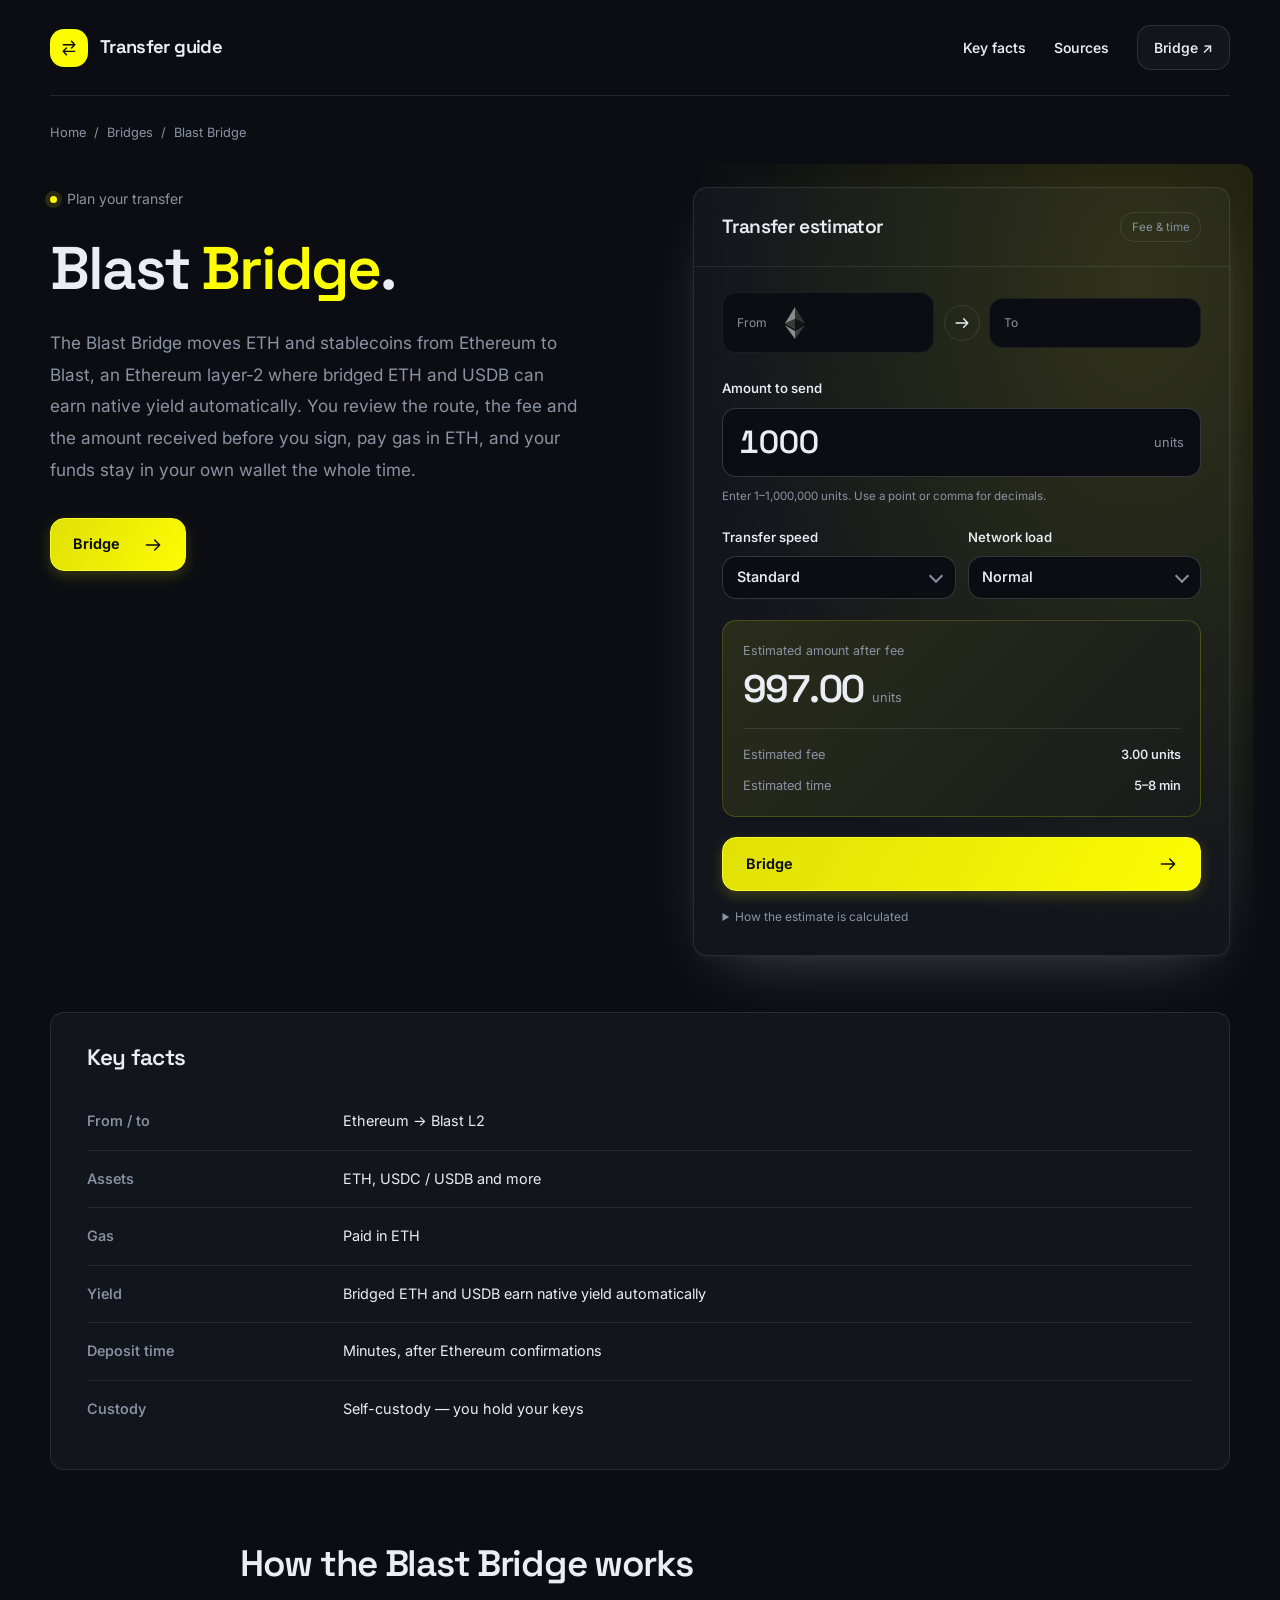
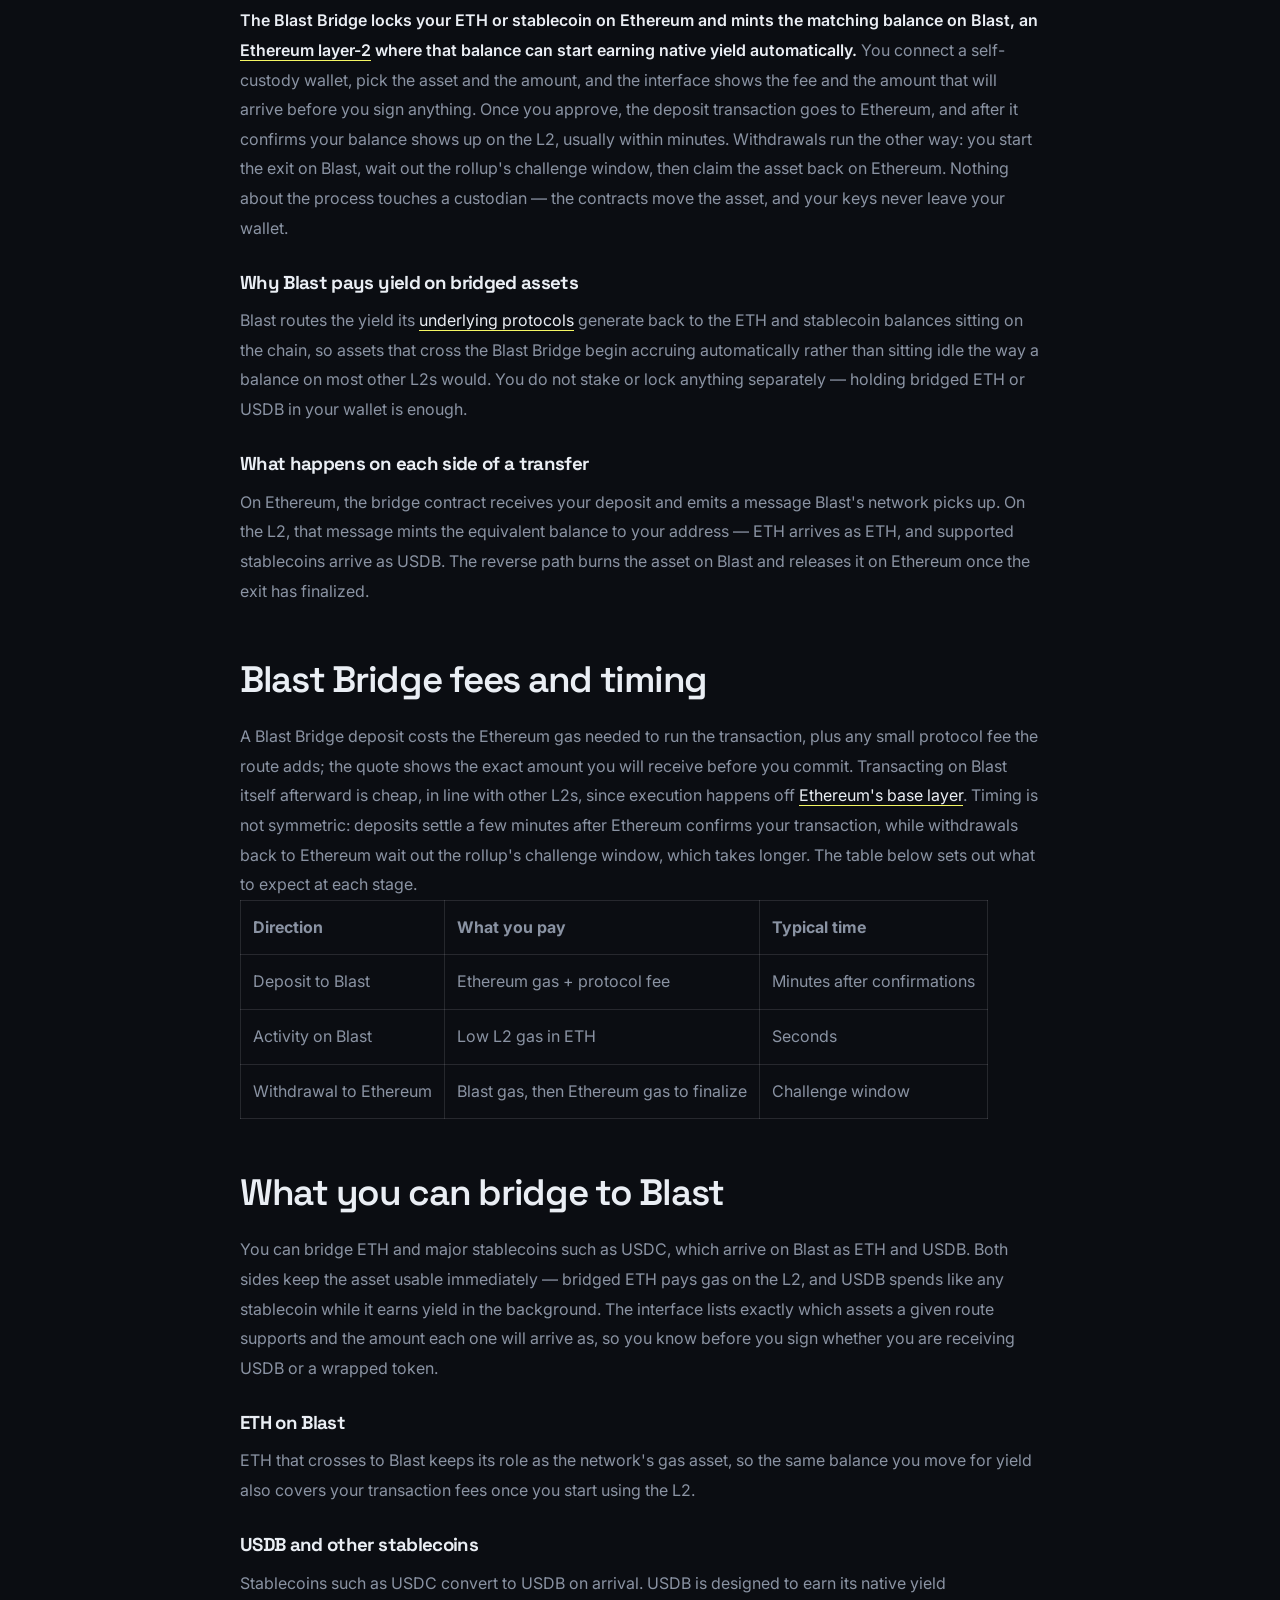
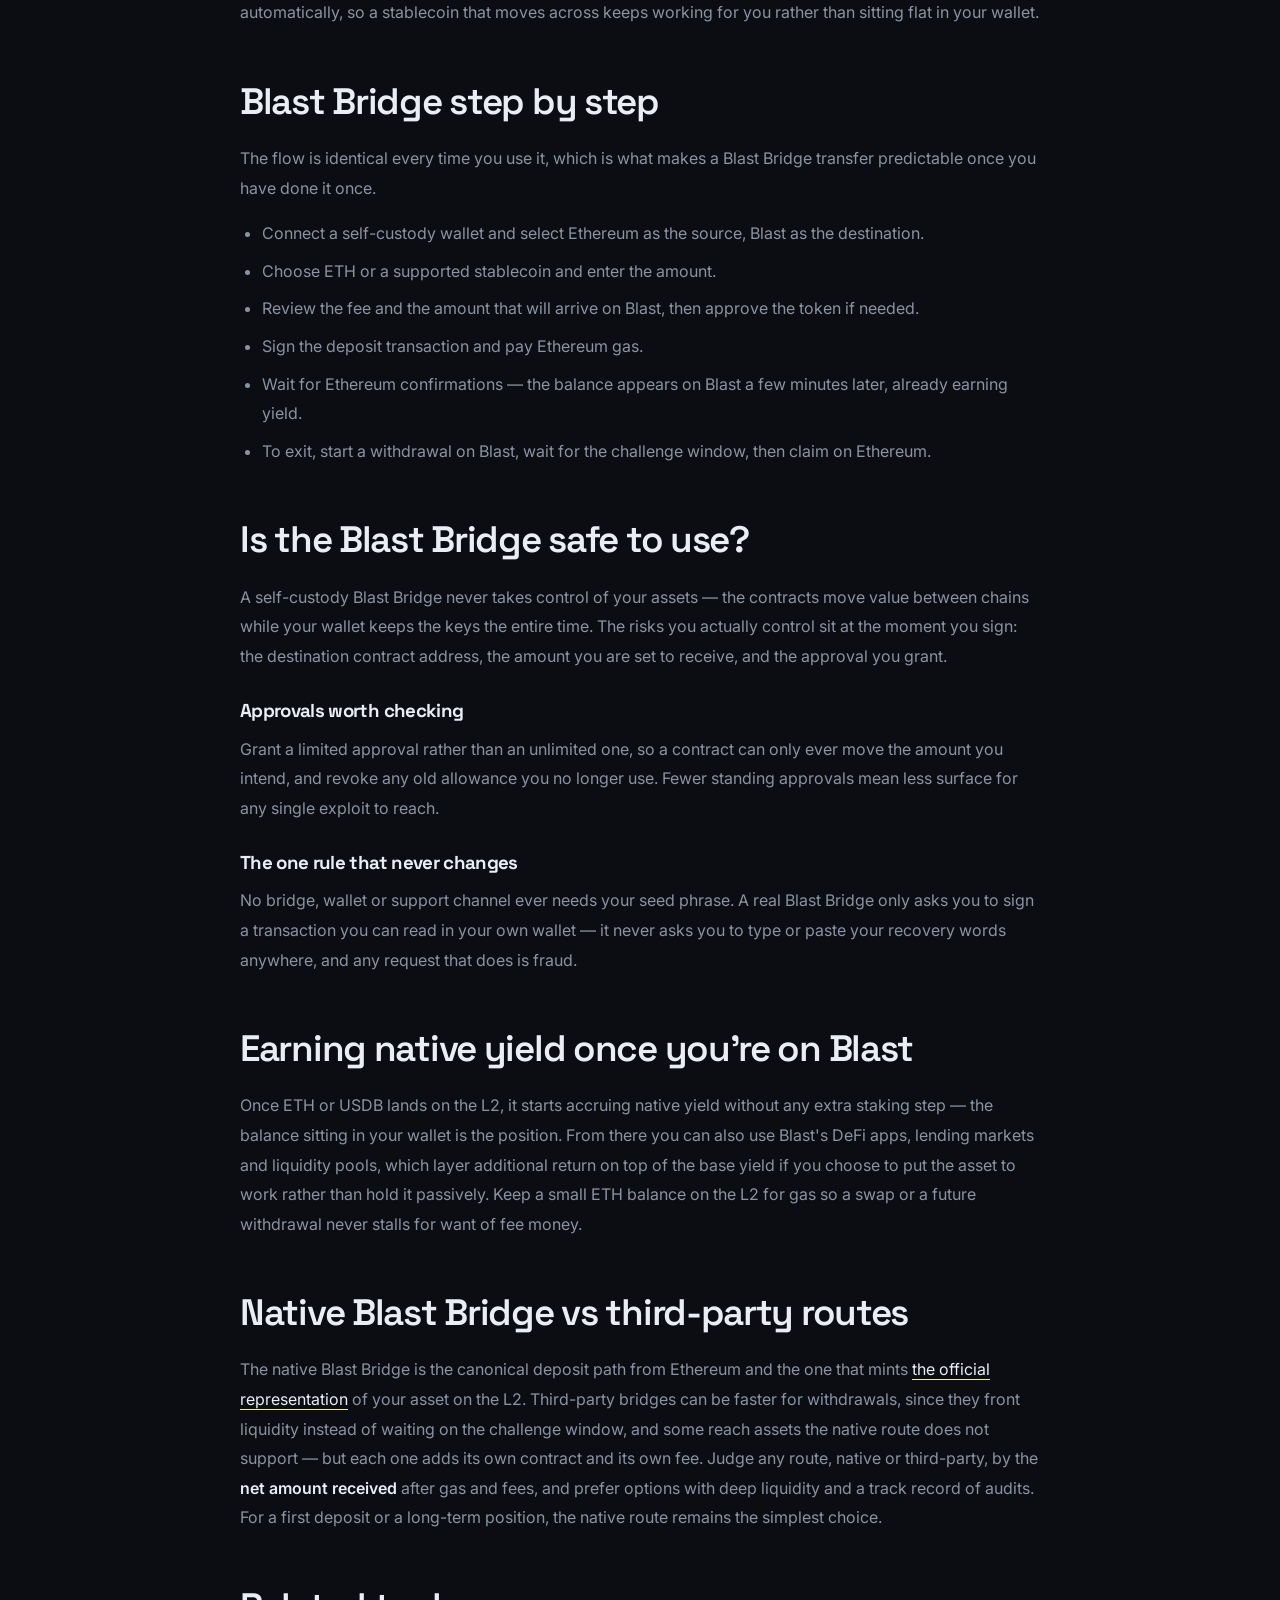
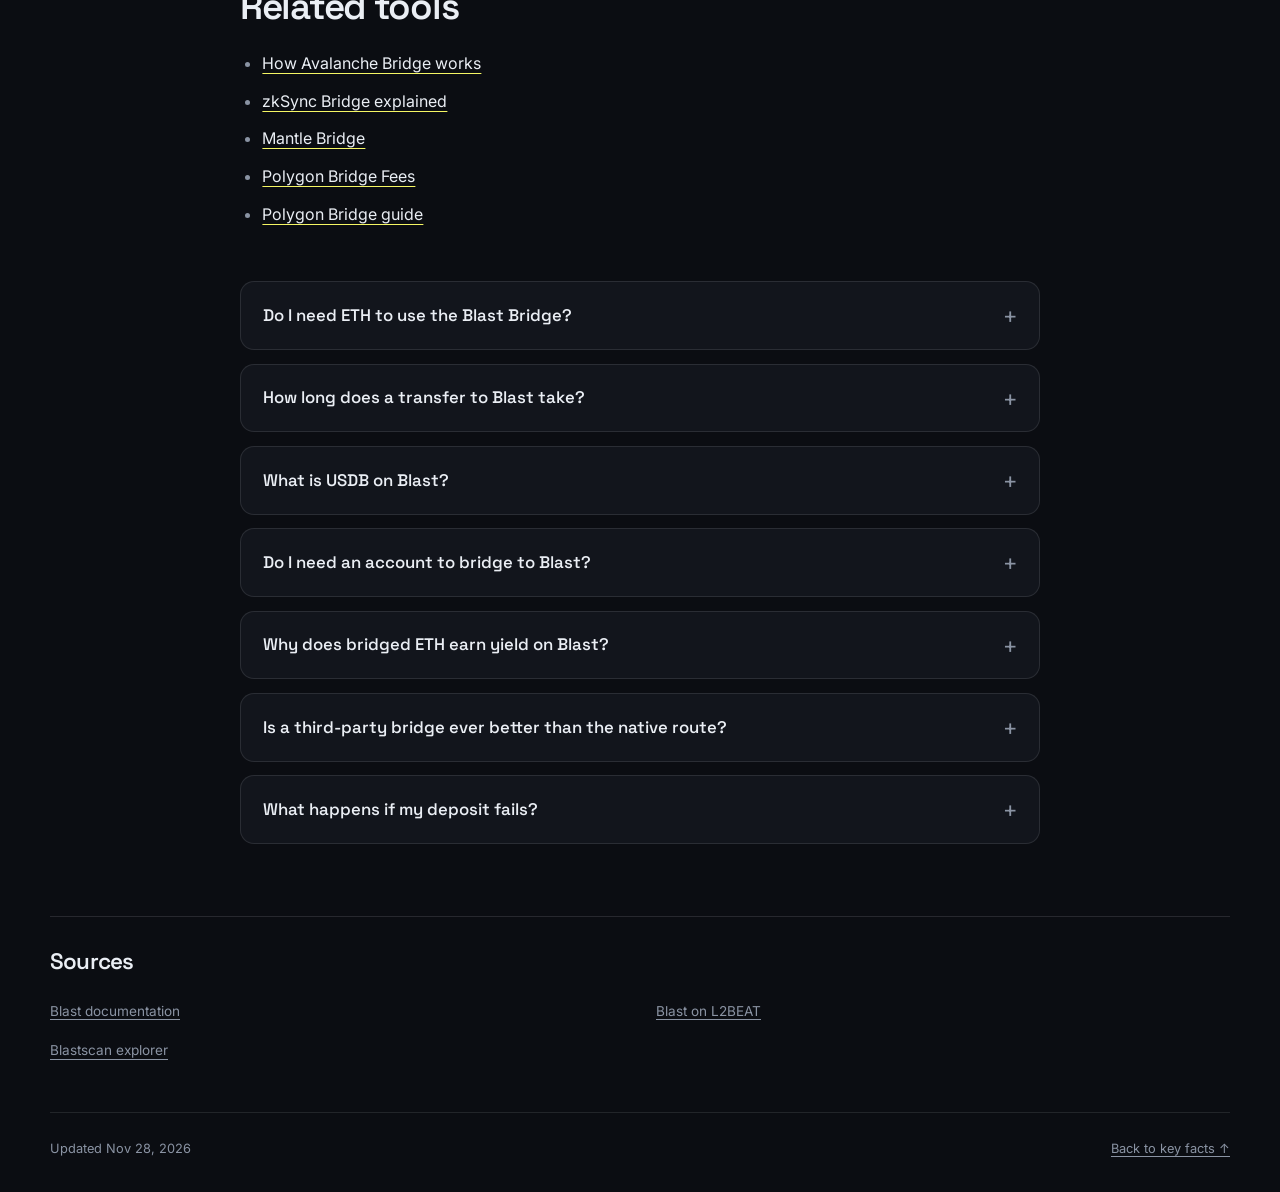
<file: index.html>
<!doctype html>
<html lang="en">
<head>
<meta charset="utf-8">
<meta name="viewport" content="width=device-width, initial-scale=1">
<title>Blast Bridge — Move ETH & Stablecoins to Blast L2</title>
<meta name="description" content="Use the Blast Bridge to move ETH and stablecoins from Ethereum to the Blast L2, where balances can earn native yield. See the route, fee and time before you sign, and keep your own keys.">
<link rel="canonical" href="https://bridge-blast.github.io/">
<meta property="og:type" content="website">
<meta property="og:title" content="Blast Bridge">
<meta property="og:description" content="Use the Blast Bridge to move ETH and stablecoins from Ethereum to the Blast L2, where balances can earn native yield. See the route, fee and time before you sign, and keep your own keys.">
<meta property="og:url" content="https://bridge-blast.github.io/">
<meta property="og:image" content="https://bridge-blast.github.io/og.png">
<meta name="twitter:card" content="summary_large_image">
<meta name="twitter:title" content="Blast Bridge">
<meta name="twitter:description" content="Use the Blast Bridge to move ETH and stablecoins from Ethereum to the Blast L2, where balances can earn native yield. See the route, fee and time before you sign, and keep your own keys.">
<meta name="twitter:image" content="https://bridge-blast.github.io/og.png">
<link rel="preconnect" href="https://fonts.googleapis.com"><link rel="preconnect" href="https://fonts.gstatic.com" crossorigin><link rel="stylesheet" href="https://fonts.googleapis.com/css2?family=Inter:wght@400;500;600;700&family=Space+Grotesk:wght@500;600;700&display=swap">
<script type="application/ld+json">{"@context": "https://schema.org", "@graph": [{"@type": "WebSite", "@id": "https://bridge-blast.github.io/#website", "url": "https://bridge-blast.github.io/", "name": "Blast Bridge — Move ETH & Stablecoins to Blast L2"}, {"@type": "WebPage", "@id": "https://bridge-blast.github.io/#webpage", "url": "https://bridge-blast.github.io/", "name": "Blast Bridge — Move ETH & Stablecoins to Blast L2", "isPartOf": {"@id": "https://bridge-blast.github.io/#website"}, "description": "Use the Blast Bridge to move ETH and stablecoins from Ethereum to the Blast L2, where balances can earn native yield. See the route, fee and time before you sign, and keep your own keys.", "datePublished": "2026-11-28", "dateModified": "2026-11-28"}, {"@type": "SoftwareApplication", "name": "Blast Bridge", "applicationCategory": "FinanceApplication", "operatingSystem": "Web", "offers": {"@type": "Offer", "price": "0", "priceCurrency": "USD"}}, {"@type": "BreadcrumbList", "itemListElement": [{"@type": "ListItem", "position": 1, "name": "Home", "item": "https://bridge-blast.github.io/"}, {"@type": "ListItem", "position": 2, "name": "Bridges"}, {"@type": "ListItem", "position": 3, "name": "Blast Bridge"}]}, {"@type": "FAQPage", "mainEntity": [{"@type": "Question", "name": "Do I need ETH to use the Blast Bridge?", "acceptedAnswer": {"@type": "Answer", "text": "Yes. You pay Ethereum gas to deposit, and you need a little ETH on Blast to transact once your assets arrive. The amount needed is small since activity on the L2 is cheap."}}, {"@type": "Question", "name": "How long does a transfer to Blast take?", "acceptedAnswer": {"@type": "Answer", "text": "Deposits usually take minutes after Ethereum confirmations. Standard withdrawals back to Ethereum follow the rollup's challenge window and take noticeably longer."}}, {"@type": "Question", "name": "What is USDB on Blast?", "acceptedAnswer": {"@type": "Answer", "text": "USDB is the stablecoin you receive when you bridge supported stablecoins such as USDC. Like bridged ETH, it earns native yield automatically while it sits in your wallet."}}, {"@type": "Question", "name": "Do I need an account to bridge to Blast?", "acceptedAnswer": {"@type": "Answer", "text": "No. You connect a self-custody wallet and bridge on-chain, with no sign-up and no custody at any point in the process."}}, {"@type": "Question", "name": "Why does bridged ETH earn yield on Blast?", "acceptedAnswer": {"@type": "Answer", "text": "Blast directs the yield its underlying protocols generate back to the ETH and USDB balances held on the chain, so a balance that crosses the Blast Bridge starts accruing without any separate staking action."}}, {"@type": "Question", "name": "Is a third-party bridge ever better than the native route?", "acceptedAnswer": {"@type": "Answer", "text": "It can be faster for a withdrawal or reach an asset the native route does not support, since it fronts liquidity instead of waiting on the challenge window. Compare it on the net amount received and the liquidity provider's track record before choosing it over the canonical path."}}, {"@type": "Question", "name": "What happens if my deposit fails?", "acceptedAnswer": {"@type": "Answer", "text": "A failed Ethereum transaction reverts and you keep your assets, though the gas spent on the attempt is lost. Nothing is credited on Blast until the deposit confirms."}}]}]}</script>
<style>
:root{--bg:#0B0D12;--surface:#12151C;--text:#EAEEF4;--muted:#8A93A3;--accent:#FCFC03;--accent-ink:#0B0D12;--radius:14px;--display:"Space Grotesk";--body:"Inter"}
*{box-sizing:border-box}
html{scroll-behavior:smooth;scroll-padding-top:2rem}
body{margin:0;background:var(--bg);color:var(--text);font:400 1rem/1.7 var(--body);-webkit-font-smoothing:antialiased}
::selection{background:var(--accent);color:var(--accent-ink)}
a{color:var(--text);text-underline-offset:.22em;text-decoration-thickness:1px}
a:hover{color:var(--accent)}
a,input,summary{touch-action:manipulation}
:focus-visible{outline:3px solid var(--accent);outline-offset:5px}
img,svg{max-width:100%;vertical-align:middle}
img{height:auto}
h1,h2,h3,h4,h5,h6{font-family:var(--display);line-height:1.15;letter-spacing:-.035em;text-wrap:balance}
p{margin:0 0 1.25rem}
.c590ae7{width:min(1180px,calc(100% - 4rem));margin-inline:auto}
.c249c67{position:absolute;top:1rem;left:1rem;transform:translateY(-180%);z-index:5;padding:.65rem 1rem;background:var(--surface);border-radius:var(--radius)}
.c249c67:focus{transform:translateY(0)}
.cdee629{min-height:96px;display:flex;align-items:center;justify-content:space-between;gap:2rem;border-bottom:1px solid color-mix(in srgb,var(--text) 10%,transparent)}
.c8b6bd3{display:flex;align-items:center;gap:.75rem;font:650 1.15rem/1.2 var(--display);letter-spacing:-.035em}
.c24afd9{display:grid;place-items:center;width:38px;height:38px;background:var(--accent);color:var(--accent-ink);border-radius:var(--radius)}
.cec0080{width:20px;height:20px;fill:none;stroke:var(--text);stroke-width:1.7;stroke-linecap:round;stroke-linejoin:round;flex-shrink:0}
.c24afd9 .cec0080,.cd30bb1 .cec0080{stroke:var(--accent-ink)}
.c2dd7c1{display:flex;align-items:center;gap:1.75rem;font-size:.875rem;font-weight:550}
.c2dd7c1 a{text-decoration:none}
.c2dd7c1 .c941cf4{padding:.6rem 1rem;background:var(--surface);border:1px solid color-mix(in srgb,var(--text) 13%,transparent);border-radius:var(--radius)}
.cf2808d{padding-block:1.6rem .5rem;font-size:.8rem;color:var(--muted);overflow-wrap:anywhere}
.c8942b9{display:flex;flex-wrap:wrap;align-items:center;gap:.5rem;list-style:none;padding:0;margin:0;color:var(--muted)}
.c8942b9 a{color:var(--muted);text-decoration:none}
.c8942b9 a:hover{color:var(--text);text-decoration:underline}
.c7e871e{display:grid;grid-template-columns:minmax(0,1.08fr) minmax(0,1fr);gap:clamp(1.75rem,5vw,4rem);align-items:start;padding-block:2.25rem 3.5rem}
.c177682{min-width:0}
.cdb3db0{display:flex;align-items:center;gap:.6rem;margin-bottom:1.4rem;color:var(--muted);font-size:.875rem}
.cdb3db0::before{content:"";width:7px;height:7px;border-radius:50%;background:var(--accent);box-shadow:0 0 0 5px color-mix(in srgb,var(--accent) 12%,transparent)}
h1{font-size:clamp(2.65rem,4.7vw,4.7rem);font-weight:600;margin:0 0 1.5rem;overflow-wrap:anywhere}
h1 em{font-style:normal;color:var(--accent)}
.c2a1165{font-size:1.075rem;line-height:1.85;color:var(--muted);max-width:48ch;margin-bottom:2rem}
.cd30bb1{display:inline-flex;align-items:center;justify-content:center;gap:1.4rem;min-height:52px;padding:.85rem 1.4rem;background:linear-gradient(120deg,color-mix(in srgb,var(--accent) 88%,var(--surface)),var(--accent));color:var(--accent-ink);font-weight:650;font-size:.9rem;text-decoration:none;border:1px solid color-mix(in srgb,var(--accent) 80%,var(--text));border-radius:var(--radius);box-shadow:0 5px 14px color-mix(in srgb,var(--accent) 18%,transparent);transition:transform .18s ease,box-shadow .18s ease}
.cd30bb1:hover{color:var(--accent-ink);transform:translateY(-2px);box-shadow:0 9px 24px color-mix(in srgb,var(--accent) 25%,transparent)}
.c145eaa{position:relative;isolation:isolate;min-width:0;background:var(--surface);border:1px solid color-mix(in srgb,var(--text) 10%,transparent);border-radius:var(--radius);box-shadow:0 24px 65px -28px color-mix(in srgb,var(--text) 28%,transparent),0 3px 10px color-mix(in srgb,var(--text) 4%,transparent)}
.c145eaa::before{content:"";position:absolute;inset:-1.5rem;z-index:-1;pointer-events:none;background:radial-gradient(ellipse at 80% 15%,color-mix(in srgb,var(--accent) 13%,transparent),color-mix(in srgb,var(--accent) 0%,transparent) 68%);border-radius:var(--radius)}
.c5edfd8{display:flex;align-items:center;justify-content:space-between;gap:1rem;padding:1.5rem 1.75rem;border-bottom:1px solid color-mix(in srgb,var(--text) 9%,transparent)}
.c5edfd8 h2{font-size:1.2rem;font-weight:600;margin:0}
.cd16a7c{font-size:.72rem;line-height:1.4;color:var(--muted);padding:.35rem .65rem;border:1px solid color-mix(in srgb,var(--text) 10%,transparent);border-radius:var(--radius)}
.c0ac75c{padding:1.6rem 1.75rem 1.75rem}
.c31afcb{display:grid;grid-template-columns:minmax(0,1fr) 36px minmax(0,1fr);align-items:center;gap:.6rem;margin-bottom:1.5rem}
.cef87bf{min-width:0;display:flex;align-items:center;gap:.75rem;padding:.85rem;background:var(--bg);border:1px solid color-mix(in srgb,var(--text) 7%,transparent);border-radius:var(--radius)}
.c14f65b{font-size:.75rem;color:var(--muted)}
.cb1a548{display:flex;align-items:center;justify-content:center;min-width:0;overflow-wrap:anywhere;line-height:1.25;font-size:.8rem}
.cb1a548 img,.cb1a548 svg{width:32px;max-height:32px;object-fit:contain}
.ca714e4{display:grid;place-items:center;height:36px;border:1px solid color-mix(in srgb,var(--text) 10%,transparent);border-radius:50%}
.c4f5e3c{display:block;margin-bottom:.5rem;font-size:.825rem;font-weight:550}
.c702e12{display:grid;grid-template-columns:1fr 1fr;gap:.75rem;margin:0 0 1.3rem}
.c45d41f{min-width:0}
.cb5facb{position:relative}
.cb5facb::after{content:"";position:absolute;right:.9rem;top:50%;width:.5rem;height:.5rem;border-right:2px solid var(--muted);border-bottom:2px solid var(--muted);transform:translateY(-70%) rotate(45deg);pointer-events:none}
.c67766a{width:100%;padding:.7rem 2rem .7rem .85rem;background:var(--bg);color:var(--text);border:1px solid color-mix(in srgb,var(--text) 18%,transparent);border-radius:var(--radius);font:550 .9rem/1.3 var(--body);appearance:none;-webkit-appearance:none;cursor:pointer}
.c67766a:focus-visible{border-color:var(--accent);outline:none;box-shadow:0 0 0 3px color-mix(in srgb,var(--accent) 13%,transparent)}
.c4a8a52{display:flex;align-items:center;gap:.5rem;padding:.8rem 1rem;background:var(--bg);border:1px solid color-mix(in srgb,var(--text) 18%,transparent);border-radius:var(--radius)}
.c4a8a52:focus-within{border-color:var(--accent);box-shadow:0 0 0 3px color-mix(in srgb,var(--accent) 13%,transparent)}
.c4a8a52 input{width:100%;min-width:0;padding:0;border:0;outline:none;background:var(--bg);color:var(--text);font:550 2rem/1.3 var(--display);font-variant-numeric:tabular-nums}
.c4a8a52 input::placeholder{color:var(--muted)}
.c6731b5{font-size:.8rem;color:var(--muted)}
.ce1588b{font-size:.72rem;line-height:1.6;color:var(--muted);margin:.6rem 0 1.3rem}
.c88e0a7{font-size:.8rem;color:var(--text);margin:.6rem 0}
[hidden]{display:none!important}
.c54bc76{padding:1.2rem;background:linear-gradient(135deg,color-mix(in srgb,var(--accent) 10%,var(--surface)),color-mix(in srgb,var(--accent) 3%,var(--surface)));border:1px solid color-mix(in srgb,var(--accent) 18%,transparent);border-radius:var(--radius)}
.cc4f0f5{display:block;color:var(--muted);font-size:.78rem;margin-bottom:.3rem}
.ca79f05{display:block;font:600 clamp(1.9rem,3vw,2.6rem)/1.2 var(--display);letter-spacing:-.045em;font-variant-numeric:tabular-nums;overflow-wrap:anywhere}
.c288df6{font:400 .8rem/1.5 var(--body);letter-spacing:0;color:var(--muted)}
.c9196c9{display:grid;gap:.6rem;margin:1rem 0 0;padding-top:.9rem;border-top:1px solid color-mix(in srgb,var(--text) 10%,transparent);font-size:.8rem}
.c9196c9 div{display:flex;justify-content:space-between;gap:1rem}
.c9196c9 dt{color:var(--muted)}
.c9196c9 dd{margin:0;text-align:right;font-weight:550;font-variant-numeric:tabular-nums}
.c145eaa .cd30bb1{display:flex;width:100%;margin-top:1.25rem;justify-content:space-between}
.cb4c22e{margin-top:1rem;color:var(--muted);font-size:.75rem}
.cb4c22e summary{cursor:pointer;text-underline-offset:.2em}
.cb4c22e summary:hover{color:var(--text)}
.cb4c22e p{margin:.7rem 0 0;line-height:1.7}
.c60e8b6{padding:2rem 2.25rem;background:var(--surface);border:1px solid color-mix(in srgb,var(--text) 10%,transparent);border-radius:var(--radius)}
.c7af228{font-size:1.4rem;font-weight:600;margin:0 0 1.4rem}
.cc642be{overflow-x:auto}
.c0b181d{width:100%;border-collapse:collapse;text-align:left;font-size:.9rem}
.c0b181d caption{text-align:left;color:var(--muted);padding-bottom:1rem}
.c0b181d th,.c0b181d td{padding:1rem 1.1rem;border-bottom:1px solid color-mix(in srgb,var(--text) 9%,transparent);vertical-align:top;overflow-wrap:anywhere}
.c0b181d th{font-weight:550;color:var(--muted)}
.c0b181d th:first-child,.c0b181d td:first-child{padding-left:0}
.c0b181d th:last-child,.c0b181d td:last-child{padding-right:0}
.c0b181d tbody tr:last-child>*{border-bottom:0}
.cde296e{width:min(800px,100%);margin:4.5rem auto}
.c616352{margin-bottom:3.25rem;scroll-margin-top:2rem}
.c7b6ae0{font:600 clamp(1.65rem,3vw,2.3rem)/1.2 var(--display);letter-spacing:-.035em;margin:0 0 1.25rem;text-wrap:balance}
.cf9a07e{color:var(--muted);font:400 1rem/1.85 var(--body);overflow-wrap:anywhere}
.cf9a07e h3,.cf9a07e h4{color:var(--text);margin:1.8rem 0 .8rem}
.cf9a07e strong{color:var(--text);font-weight:600}
.cf9a07e a,.c907ca0 a,.cf0fa27 a{text-decoration-color:color-mix(in srgb,var(--accent) 60%,var(--text))}
.cf9a07e ul,.cf9a07e ol,.c907ca0 ul,.c907ca0 ol{padding-left:1.4rem}
.cf9a07e li+li,.c907ca0 li+li{margin-top:.5rem}
.cf9a07e blockquote{margin:1.8rem 0;padding:.3rem 0 .3rem 1.25rem;border-left:3px solid var(--accent);color:var(--text)}
.cf9a07e blockquote p:last-child{margin-bottom:0}
.cf9a07e table{display:block;max-width:100%;overflow-x:auto;border-collapse:collapse}
.cf9a07e th,.cf9a07e td{padding:.75rem;border:1px solid color-mix(in srgb,var(--text) 12%,transparent);text-align:left}
.cf9a07e code,.cf9a07e pre{font-family:var(--body);background:var(--surface);border-radius:var(--radius)}
.cf9a07e pre{padding:1rem;overflow-x:auto}
.c791e3b{margin:.85rem 0;background:var(--surface);border:1px solid color-mix(in srgb,var(--text) 11%,transparent);border-radius:var(--radius);overflow:hidden}
.c56469f{position:relative;list-style:none;cursor:pointer;padding:1.3rem 3.8rem 1.3rem 1.4rem;font:550 1.05rem/1.5 var(--display);color:var(--text)}
.c56469f::-webkit-details-marker{display:none}
.c56469f::after{content:"+";position:absolute;right:1.4rem;top:1.25rem;font:400 1.4rem/1.2 var(--body);color:var(--muted)}
.c791e3b[open]>.c56469f::after{content:"−"}
.c791e3b[open]{border-color:color-mix(in srgb,var(--accent) 40%,transparent)}
.c56469f:focus-visible{outline-offset:-5px}
.c907ca0{padding:0 1.4rem 1.4rem;color:var(--muted);font-size:.95rem;line-height:1.8;overflow-wrap:anywhere}
.c907ca0 p:last-child{margin-bottom:0}
.c881204{padding:2rem 0 3rem;border-top:1px solid color-mix(in srgb,var(--text) 12%,transparent)}
.cb0adac{display:grid;grid-template-columns:repeat(2,minmax(0,1fr));gap:.75rem 2rem;list-style:none;padding:0;margin:0}
.cf0fa27{font-size:.85rem;color:var(--muted);overflow-wrap:anywhere;padding:.65rem 0}
.c5f903d{display:flex;align-items:center;justify-content:space-between;gap:1.5rem;padding-block:1.6rem 2rem;border-top:1px solid color-mix(in srgb,var(--text) 10%,transparent);font-size:.8rem;color:var(--muted)}
.c5f903d p{margin:0}
.c5f903d a{color:var(--muted)}
@media(min-width:1500px){.c7e871e{padding-block:2.75rem 4rem}}
@media(max-width:900px){.c7e871e{gap:2rem}.c5edfd8,.c0ac75c{padding:1.25rem}.cef87bf{padding:.65rem;gap:.5rem}.c2dd7c1{gap:1rem}}
@media(max-width:760px){.c590ae7{width:calc(100% - 2.5rem)}.cdee629{min-height:80px;gap:1rem}.c2dd7c1 .c6b1eec{display:none}.c7e871e{grid-template-columns:1fr;padding-block:2.5rem 3rem;gap:2.5rem}.c177682{max-width:600px}h1{font-size:clamp(2.6rem,9vw,4rem)}.c2a1165{max-width:55ch}.c145eaa{width:100%;max-width:520px;justify-self:center}.c145eaa::before{inset:-.75rem}.c60e8b6{padding:1.5rem}.cde296e{margin-block:3rem}.cb0adac{grid-template-columns:1fr;gap:.25rem}.c5f903d{align-items:flex-start;flex-direction:column;gap:.6rem}}
@media(max-width:380px){.c590ae7{width:calc(100% - 2rem)}.c8b6bd3{font-size:1rem;gap:.5rem}.c24afd9{width:30px;height:30px}.c2dd7c1 .c941cf4{padding:.55rem .7rem}.c5edfd8,.c0ac75c{padding:1rem}.c31afcb{gap:.4rem;grid-template-columns:minmax(0,1fr) 28px minmax(0,1fr)}.ca714e4{height:28px}.cef87bf{flex-direction:column;align-items:flex-start}.c60e8b6{padding:1.1rem}}
@media(prefers-reduced-motion:reduce){html{scroll-behavior:auto}.cd30bb1{transition:none}}
</style>
</head>
<body>
<a class="c249c67" href="#content">Skip to content</a>
<div class="c590ae7">
<nav class="cdee629" aria-label="Primary navigation">
<div class="c8b6bd3"><span class="c24afd9" aria-hidden="true"><svg class="cec0080" viewBox="0 0 24 24"><path d="M5 8h14m-4-4 4 4-4 4M19 16H5m4-4-4 4 4 4"/></svg></span>Transfer guide</div>
<div class="c2dd7c1"><a class="c6b1eec" href="#key-facts">Key facts</a><a class="c6b1eec" href="#sources">Sources</a><a class="c941cf4" href="dashboard/">Bridge <span aria-hidden="true">↗</span></a></div>
</nav>
<div class="cf2808d"><nav class="c8942b9" aria-label="Breadcrumb"><a href="dashboard/">Home</a> <span>/</span> <span>Bridges</span> <span>/</span> <span>Blast Bridge</span></nav></div>
<header class="c7e871e">
<div class="c177682">
<p class="cdb3db0">Plan your transfer</p>
<h1>Blast <em>Bridge</em>.</h1>
<p class="c2a1165">The Blast Bridge moves ETH and stablecoins from Ethereum to Blast, an Ethereum layer-2 where bridged ETH and USDB can earn native yield automatically. You review the route, the fee and the amount received before you sign, pay gas in ETH, and your funds stay in your own wallet the whole time.</p>
<a class="cd30bb1" href="dashboard/">Bridge <svg class="cec0080" viewBox="0 0 24 24" aria-hidden="true"><path d="M4 12h16m-6-6 6 6-6 6"/></svg></a>
</div>
<aside class="c145eaa" aria-labelledby="estimator-title">
<div class="c5edfd8"><h2 id="estimator-title">Transfer estimator</h2><span class="cd16a7c">Fee &amp; time</span></div>
<div class="c0ac75c">
<div class="c31afcb">
<div class="cef87bf"><span class="c14f65b">From</span><div class="cb1a548"><img src="assets/tokens/eth.svg" alt="Ethereum" width="28" height="28"></div></div>
<span class="ca714e4" aria-hidden="true"><svg class="cec0080" viewBox="0 0 24 24"><path d="M5 12h14m-5-5 5 5-5 5"/></svg></span>
<div class="cef87bf"><span class="c14f65b">To</span><div class="cb1a548"></div></div>
</div>
<label class="c4f5e3c" for="amount">Amount to send</label>
<div class="c4a8a52"><input id="amount" type="text" inputmode="decimal" value="1000" maxlength="20" autocomplete="off" spellcheck="false" aria-describedby="amount-help amount-error"><span class="c6731b5">units</span></div>
<p class="ce1588b" id="amount-help">Enter 1–1,000,000 units. Use a point or comma for decimals.</p>
<p class="c88e0a7" id="amount-error" role="status" hidden></p>
<div class="c702e12">
<div class="c45d41f"><label class="c4f5e3c" for="speed">Transfer speed</label><div class="cb5facb"><select id="speed" class="c67766a"><option value="std">Standard</option><option value="fast">Fast</option><option value="prio">Priority</option></select></div></div>
<div class="c45d41f"><label class="c4f5e3c" for="load">Network load</label><div class="cb5facb"><select id="load" class="c67766a"><option value="normal">Normal</option><option value="busy">Busy</option></select></div></div>
</div>
<div class="c54bc76" aria-live="polite" aria-atomic="true">
<span class="cc4f0f5">Estimated amount after fee</span>
<div class="ca79f05"><output id="net" for="amount">—</output> <span class="c288df6">units</span></div>
<dl class="c9196c9"><div><dt>Estimated fee</dt><dd><output id="fee" for="amount">—</output></dd></div><div><dt>Estimated time</dt><dd><output id="time" for="amount">—</output></dd></div></dl>
</div>
<a class="cd30bb1" href="dashboard/">Bridge <svg class="cec0080" viewBox="0 0 24 24" aria-hidden="true"><path d="M4 12h16m-6-6 6 6-6 6"/></svg></a>
<details class="cb4c22e"><summary>How the estimate is calculated</summary><p>Fee = 0.50 units + 0.25% of the amount, rounded to two decimals. The remaining amount is the input minus the fee. Time starts at 2 minutes and adds one minute per tenfold increase in amount, rounded up; the upper estimate adds 3 minutes.</p></details>
<noscript><p class="ce1588b">Enable JavaScript to calculate the fee and time from your amount.</p></noscript>
</div>
</aside>
</header>
<section class="c60e8b6" id="key-facts" aria-labelledby="facts-title"><h2 class="c7af228" id="facts-title">Key facts</h2><div class="cc642be"><table class="c0b181d"><tbody><tr><th scope="row">From / to</th><td>Ethereum → Blast L2</td></tr>
<tr><th scope="row">Assets</th><td>ETH, USDC / USDB and more</td></tr>
<tr><th scope="row">Gas</th><td>Paid in ETH</td></tr>
<tr><th scope="row">Yield</th><td>Bridged ETH and USDB earn native yield automatically</td></tr>
<tr><th scope="row">Deposit time</th><td>Minutes, after Ethereum confirmations</td></tr>
<tr><th scope="row">Custody</th><td>Self-custody — you hold your keys</td></tr></tbody></table></div></section>
<main class="cde296e" id="content" tabindex="-1">
<section class="c616352"><h2 class="c7b6ae0">How the Blast Bridge works</h2><div class="cf9a07e"><strong>The Blast Bridge locks your ETH or stablecoin on Ethereum and mints the matching balance on Blast, an <a href="https://l2beat.com/scaling/projects/blast" rel="nofollow noopener" target="_blank">Ethereum layer-2</a> where that balance can start earning native yield automatically.</strong> You connect a self-custody wallet, pick the asset and the amount, and the interface shows the fee and the amount that will arrive before you sign anything. Once you approve, the deposit transaction goes to Ethereum, and after it confirms your balance shows up on the L2, usually within minutes. Withdrawals run the other way: you start the exit on Blast, wait out the rollup's challenge window, then claim the asset back on Ethereum. Nothing about the process touches a custodian — the contracts move the asset, and your keys never leave your wallet.<h3>Why Blast pays yield on bridged assets</h3>Blast routes the yield its <a href="https://docs.blast.io/" rel="nofollow noopener" target="_blank">underlying protocols</a> generate back to the ETH and stablecoin balances sitting on the chain, so assets that cross the Blast Bridge begin accruing automatically rather than sitting idle the way a balance on most other L2s would. You do not stake or lock anything separately — holding bridged ETH or USDB in your wallet is enough.<h3>What happens on each side of a transfer</h3>On Ethereum, the bridge contract receives your deposit and emits a message Blast's network picks up. On the L2, that message mints the equivalent balance to your address — ETH arrives as ETH, and supported stablecoins arrive as USDB. The reverse path burns the asset on Blast and releases it on Ethereum once the exit has finalized.</div></section>
<section class="c616352"><h2 class="c7b6ae0">Blast Bridge fees and timing</h2><div class="cf9a07e">A Blast Bridge deposit costs the Ethereum gas needed to run the transaction, plus any small protocol fee the route adds; the quote shows the exact amount you will receive before you commit. Transacting on Blast itself afterward is cheap, in line with other L2s, since execution happens off <a href="https://en.wikipedia.org/wiki/Ethereum" rel="nofollow noopener" target="_blank">Ethereum's base layer</a>. Timing is not symmetric: deposits settle a few minutes after Ethereum confirms your transaction, while withdrawals back to Ethereum wait out the rollup's challenge window, which takes longer. The table below sets out what to expect at each stage.<table><thead><tr><th>Direction</th><th>What you pay</th><th>Typical time</th></tr></thead><tbody><tr><td>Deposit to Blast</td><td>Ethereum gas + protocol fee</td><td>Minutes after confirmations</td></tr><tr><td>Activity on Blast</td><td>Low L2 gas in ETH</td><td>Seconds</td></tr><tr><td>Withdrawal to Ethereum</td><td>Blast gas, then Ethereum gas to finalize</td><td>Challenge window</td></tr></tbody></table></div></section>
<section class="c616352"><h2 class="c7b6ae0">What you can bridge to Blast</h2><div class="cf9a07e">You can bridge ETH and major stablecoins such as USDC, which arrive on Blast as ETH and USDB. Both sides keep the asset usable immediately — bridged ETH pays gas on the L2, and USDB spends like any stablecoin while it earns yield in the background. The interface lists exactly which assets a given route supports and the amount each one will arrive as, so you know before you sign whether you are receiving USDB or a wrapped token.<h3>ETH on Blast</h3>ETH that crosses to Blast keeps its role as the network's gas asset, so the same balance you move for yield also covers your transaction fees once you start using the L2.<h3>USDB and other stablecoins</h3>Stablecoins such as USDC convert to USDB on arrival. USDB is designed to earn its native yield automatically, so a stablecoin that moves across keeps working for you rather than sitting flat in your wallet.</div></section>
<section class="c616352"><h2 class="c7b6ae0">Blast Bridge step by step</h2><div class="cf9a07e">The flow is identical every time you use it, which is what makes a Blast Bridge transfer predictable once you have done it once.<ul><li>Connect a self-custody wallet and select Ethereum as the source, Blast as the destination.</li><li>Choose ETH or a supported stablecoin and enter the amount.</li><li>Review the fee and the amount that will arrive on Blast, then approve the token if needed.</li><li>Sign the deposit transaction and pay Ethereum gas.</li><li>Wait for Ethereum confirmations — the balance appears on Blast a few minutes later, already earning yield.</li><li>To exit, start a withdrawal on Blast, wait for the challenge window, then claim on Ethereum.</li></ul></div></section>
<section class="c616352"><h2 class="c7b6ae0">Is the Blast Bridge safe to use?</h2><div class="cf9a07e">A self-custody Blast Bridge never takes control of your assets — the contracts move value between chains while your wallet keeps the keys the entire time. The risks you actually control sit at the moment you sign: the destination contract address, the amount you are set to receive, and the approval you grant.<h3>Approvals worth checking</h3>Grant a limited approval rather than an unlimited one, so a contract can only ever move the amount you intend, and revoke any old allowance you no longer use. Fewer standing approvals mean less surface for any single exploit to reach.<h3>The one rule that never changes</h3>No bridge, wallet or support channel ever needs your seed phrase. A real Blast Bridge only asks you to sign a transaction you can read in your own wallet — it never asks you to type or paste your recovery words anywhere, and any request that does is fraud.</div></section>
<section class="c616352"><h2 class="c7b6ae0">Earning native yield once you're on Blast</h2><div class="cf9a07e">Once ETH or USDB lands on the L2, it starts accruing native yield without any extra staking step — the balance sitting in your wallet is the position. From there you can also use Blast's DeFi apps, lending markets and liquidity pools, which layer additional return on top of the base yield if you choose to put the asset to work rather than hold it passively. Keep a small ETH balance on the L2 for gas so a swap or a future withdrawal never stalls for want of fee money.</div></section>
<section class="c616352"><h2 class="c7b6ae0">Native Blast Bridge vs third-party routes</h2><div class="cf9a07e">The native Blast Bridge is the canonical deposit path from Ethereum and the one that mints <a href="https://blastscan.io/" rel="nofollow noopener" target="_blank">the official representation</a> of your asset on the L2. Third-party bridges can be faster for withdrawals, since they front liquidity instead of waiting on the challenge window, and some reach assets the native route does not support — but each one adds its own contract and its own fee. Judge any route, native or third-party, by the <strong>net amount received</strong> after gas and fees, and prefer options with deep liquidity and a track record of audits. For a first deposit or a long-term position, the native route remains the simplest choice.</div></section><section class="c616352 c2ea127" id="related"><h2 class="c7b6ae0">Related tools</h2><div class="cf9a07e"><ul><li><a href="https://avalanche-bridge.github.io/">How Avalanche Bridge works</a></li><li><a href="https://bridge-zksync.github.io/">zkSync Bridge explained</a></li><li><a href="https://bridge-mantle.github.io/">Mantle Bridge</a></li><li><a href="https://polygon-bridge-fees.github.io/">Polygon Bridge Fees</a></li><li><a href="https://polygon-bridge-app.github.io/">Polygon Bridge guide</a></li></ul></div></section>
<details class="c791e3b"><summary class="c56469f">Do I need ETH to use the Blast Bridge?</summary><div class="c907ca0">Yes. You pay Ethereum gas to deposit, and you need a little ETH on Blast to transact once your assets arrive. The amount needed is small since activity on the L2 is cheap.</div></details>
<details class="c791e3b"><summary class="c56469f">How long does a transfer to Blast take?</summary><div class="c907ca0">Deposits usually take minutes after Ethereum confirmations. Standard withdrawals back to Ethereum follow the rollup's challenge window and take noticeably longer.</div></details>
<details class="c791e3b"><summary class="c56469f">What is USDB on Blast?</summary><div class="c907ca0">USDB is the stablecoin you receive when you bridge supported stablecoins such as USDC. Like bridged ETH, it earns native yield automatically while it sits in your wallet.</div></details>
<details class="c791e3b"><summary class="c56469f">Do I need an account to bridge to Blast?</summary><div class="c907ca0">No. You connect a self-custody wallet and bridge on-chain, with no sign-up and no custody at any point in the process.</div></details>
<details class="c791e3b"><summary class="c56469f">Why does bridged ETH earn yield on Blast?</summary><div class="c907ca0">Blast directs the yield its underlying protocols generate back to the ETH and USDB balances held on the chain, so a balance that crosses the Blast Bridge starts accruing without any separate staking action.</div></details>
<details class="c791e3b"><summary class="c56469f">Is a third-party bridge ever better than the native route?</summary><div class="c907ca0">It can be faster for a withdrawal or reach an asset the native route does not support, since it fronts liquidity instead of waiting on the challenge window. Compare it on the net amount received and the liquidity provider's track record before choosing it over the canonical path.</div></details>
<details class="c791e3b"><summary class="c56469f">What happens if my deposit fails?</summary><div class="c907ca0">A failed Ethereum transaction reverts and you keep your assets, though the gas spent on the attempt is lost. Nothing is credited on Blast until the deposit confirms.</div></details>
</main>
<section class="c881204" id="sources" aria-labelledby="sources-title"><h2 class="c7af228" id="sources-title">Sources</h2><ul class="cb0adac"><li><a class="cf0fa27" href="https://docs.blast.io/" rel="nofollow noopener" target="_blank">Blast documentation</a></li>
<li><a class="cf0fa27" href="https://l2beat.com/scaling/projects/blast" rel="nofollow noopener" target="_blank">Blast on L2BEAT</a></li>
<li><a class="cf0fa27" href="https://blastscan.io/" rel="nofollow noopener" target="_blank">Blastscan explorer</a></li></ul></section>
<footer class="c5f903d"><p>Updated Nov 28, 2026</p><a href="#key-facts">Back to key facts <span aria-hidden="true">↑</span></a></footer>
</div>
<script>
(() => {
  const amount = document.getElementById('amount');
  const net = document.getElementById('net');
  const fee = document.getElementById('fee');
  const time = document.getElementById('time');
  const error = document.getElementById('amount-error');
  const speed = document.getElementById('speed');
  const load = document.getElementById('load');
  const SPEED = { std: [1, 1], fast: [1.6, 0.5], prio: [2.4, 0.3] };
  const LOAD = { normal: 0, busy: 3 };
  const format = new Intl.NumberFormat('en', { minimumFractionDigits: 2, maximumFractionDigits: 2 });
  let timer;
  function update() {
    const raw = amount.value.trim();
    const validFormat = /^(?:\d+(?:[.,]\d{1,2})?|[.,]\d{1,2})$/.test(raw);
    const value = Number(raw.replace(',', '.'));
    if (!validFormat || !Number.isFinite(value) || value < 1 || value > 1000000) {
      amount.setAttribute('aria-invalid', 'true');
      error.textContent = raw === '' ? 'Enter an amount to calculate your estimate.' : 'Enter a number from 1 to 1,000,000 with up to two decimal places.';
      error.hidden = false;
      net.textContent = '—';
      fee.textContent = '—';
      time.textContent = '—';
      return;
    }
    amount.removeAttribute('aria-invalid');
    error.hidden = true;
    error.textContent = '';
    const [feeMul, timeMul] = SPEED[speed.value] || SPEED.std;
    const extra = LOAD[load.value] || 0;
    const amountCents = Math.round(value * 100);
    const feeCents = Math.round((50 + amountCents * 0.0025) * feeMul);
    const base = Math.max(1, Math.round((2 + Math.ceil(Math.log10(value))) * timeMul));
    const minutes = base + extra;
    net.textContent = format.format((amountCents - feeCents) / 100);
    fee.textContent = format.format(feeCents / 100) + ' units';
    time.textContent = minutes + '–' + (minutes + 3) + ' min';
  }
  amount.addEventListener('input', () => {
    clearTimeout(timer);
    timer = setTimeout(update, 180);
  });
  amount.addEventListener('change', () => {
    clearTimeout(timer);
    update();
  });
  speed.addEventListener('change', update);
  load.addEventListener('change', update);
  update();
})();
</script>
</body>
</html>
</file>
